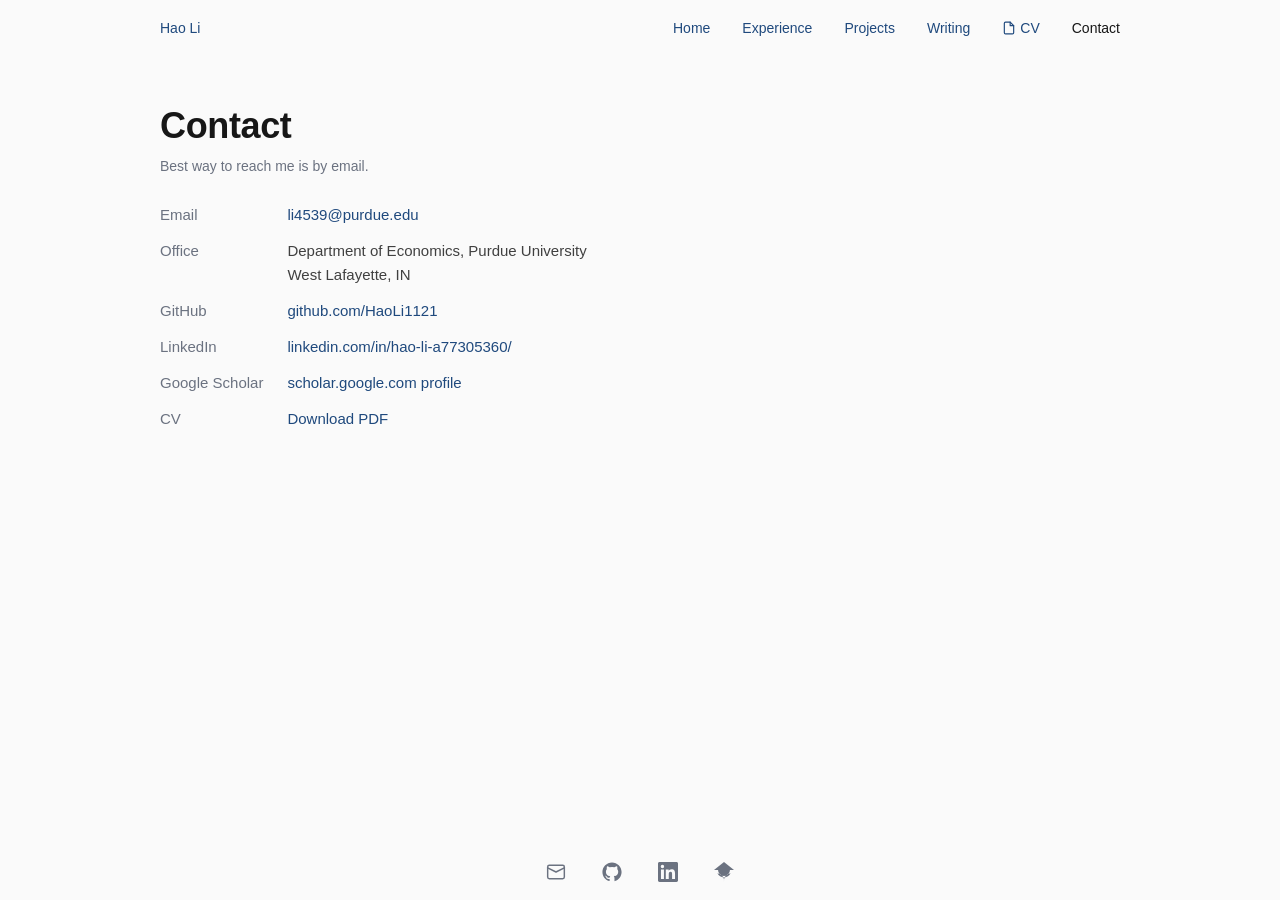
<file: contact.html>
<!DOCTYPE html>
<html lang="en">
<head>
  <meta charset="UTF-8">
  <meta name="viewport" content="width=device-width, initial-scale=1">
  <title>Contact | Hao Li</title>
  <meta name="description" content="Contact information for Hao Li.">
  <link rel="stylesheet" href="styles.css">
</head>
<body>

  <header class="site-header">
    <div class="header-inner">
      <a href="index.html" class="site-name">Hao Li</a>
      <nav class="nav" aria-label="Main">
        <a href="index.html">Home</a>
        <a href="experience.html">Experience</a>
        <a href="projects.html">Projects</a>
        <a href="writing.html">Writing</a>
        <a href="pdf/Hao_Li_CV.pdf" target="_blank" rel="noopener" class="cv-link">
          <svg class="icon" viewBox="0 0 24 24" fill="none" stroke="currentColor" stroke-width="2" stroke-linecap="round" stroke-linejoin="round" aria-hidden="true">
            <path d="M14 2H6a2 2 0 0 0-2 2v16a2 2 0 0 0 2 2h12a2 2 0 0 0 2-2V8z"/>
            <polyline points="14 2 14 8 20 8"/>
          </svg>
          CV
        </a>
        <a href="contact.html" class="current">Contact</a>
      </nav>
      <button class="menu-toggle" aria-label="Open menu" aria-expanded="false">
        <svg width="20" height="20" viewBox="0 0 24 24" fill="none" stroke="currentColor" stroke-width="1.5">
          <path stroke-linecap="round" stroke-linejoin="round" d="M4 6h16M4 12h16M4 18h16"/>
        </svg>
      </button>
    </div>
  </header>

  <main>
    <h1 class="page-title">Contact</h1>
    <p class="subtitle">Best way to reach me is by email.</p>

    <section class="page-section">
      <dl class="contact-grid">
        <dt>Email</dt>
        <dd><a href="mailto:li4539@purdue.edu">li4539@purdue.edu</a></dd>

        <dt>Office</dt>
        <dd>Department of Economics, Purdue University<br>West Lafayette, IN</dd>

        <dt>GitHub</dt>
        <dd><a href="https://github.com/" target="_blank" rel="noopener">github.com/HaoLi1121</a></dd>

        <dt>LinkedIn</dt>
        <dd><a href="https://www.linkedin.com/" target="_blank" rel="noopener">linkedin.com/in/hao-li-a77305360/</a></dd>

        <dt>Google Scholar</dt>
        <dd><a href="https://scholar.google.com/" target="_blank" rel="noopener">scholar.google.com profile</a></dd>

        <dt>CV</dt>
        <dd><a href="Hao_Li_CV.pdf" target="_blank" rel="noopener">Download PDF</a></dd>
      </dl>
    </section>
  </main>

  <footer class="site-footer">
    <div class="footer-inner">
      <div class="footer-links">
        <a href="mailto:li4539@purdue.edu" aria-label="Email">
          <svg viewBox="0 0 24 24" fill="none" stroke="currentColor" stroke-width="1.75" stroke-linecap="round" stroke-linejoin="round" aria-hidden="true">
            <rect x="2" y="4" width="20" height="16" rx="2"/>
            <path d="m22 7-10 5L2 7"/>
          </svg>
        </a>
        <a href="https://github.com/" target="_blank" rel="noopener" aria-label="GitHub">
          <svg viewBox="0 0 24 24" fill="currentColor" aria-hidden="true">
            <path d="M12 .5C5.65.5.5 5.65.5 12c0 5.08 3.29 9.39 7.86 10.91.57.1.78-.25.78-.55v-2.1c-3.2.7-3.87-1.36-3.87-1.36-.52-1.34-1.28-1.7-1.28-1.7-1.05-.71.08-.7.08-.7 1.16.08 1.77 1.19 1.77 1.19 1.03 1.77 2.71 1.26 3.37.96.1-.75.4-1.27.73-1.56-2.55-.29-5.24-1.28-5.24-5.69 0-1.26.45-2.29 1.18-3.1-.12-.29-.51-1.46.11-3.04 0 0 .97-.31 3.18 1.18a11.1 11.1 0 0 1 5.79 0c2.21-1.49 3.18-1.18 3.18-1.18.62 1.58.23 2.75.11 3.04.74.81 1.18 1.84 1.18 3.1 0 4.42-2.69 5.39-5.25 5.68.41.36.78 1.06.78 2.14v3.17c0 .31.21.66.79.55C20.21 21.39 23.5 17.08 23.5 12 23.5 5.65 18.35.5 12 .5z"/>
          </svg>
        </a>
        <a href="https://www.linkedin.com/" target="_blank" rel="noopener" aria-label="LinkedIn">
          <svg viewBox="0 0 24 24" fill="currentColor" aria-hidden="true">
            <path d="M20.45 20.45h-3.55v-5.57c0-1.33-.02-3.04-1.85-3.04-1.86 0-2.14 1.45-2.14 2.95v5.66H9.36V9h3.41v1.56h.05c.47-.9 1.64-1.85 3.37-1.85 3.6 0 4.26 2.37 4.26 5.46v6.28zM5.34 7.43a2.06 2.06 0 1 1 0-4.12 2.06 2.06 0 0 1 0 4.12zM7.12 20.45H3.56V9h3.56v11.45zM22.22 0H1.77C.79 0 0 .78 0 1.74v20.52C0 23.22.79 24 1.77 24h20.45c.98 0 1.78-.78 1.78-1.74V1.74C24 .78 23.2 0 22.22 0z"/>
          </svg>
        </a>
        <a href="https://scholar.google.com/" target="_blank" rel="noopener" aria-label="Google Scholar">
          <svg viewBox="0 0 24 24" fill="currentColor" aria-hidden="true">
            <path d="M12 0L0 9.5h4.84A7.16 7.16 0 0 0 12 16.66a7.16 7.16 0 0 0 7.16-7.16H24L12 0zm0 18.4a8.9 8.9 0 0 1-7.91-4.87A8.9 8.9 0 0 1 12 24a8.9 8.9 0 0 1 7.91-10.47A8.9 8.9 0 0 1 12 18.4z"/>
          </svg>
        </a>
      </div>
    </div>
  </footer>

  <script>
    document.querySelector('.menu-toggle').addEventListener('click', function() {
      var nav = document.querySelector('.nav');
      var expanded = this.getAttribute('aria-expanded') === 'true';
      this.setAttribute('aria-expanded', !expanded);
      nav.classList.toggle('open');
    });
  </script>

</body>
</html>
</file>
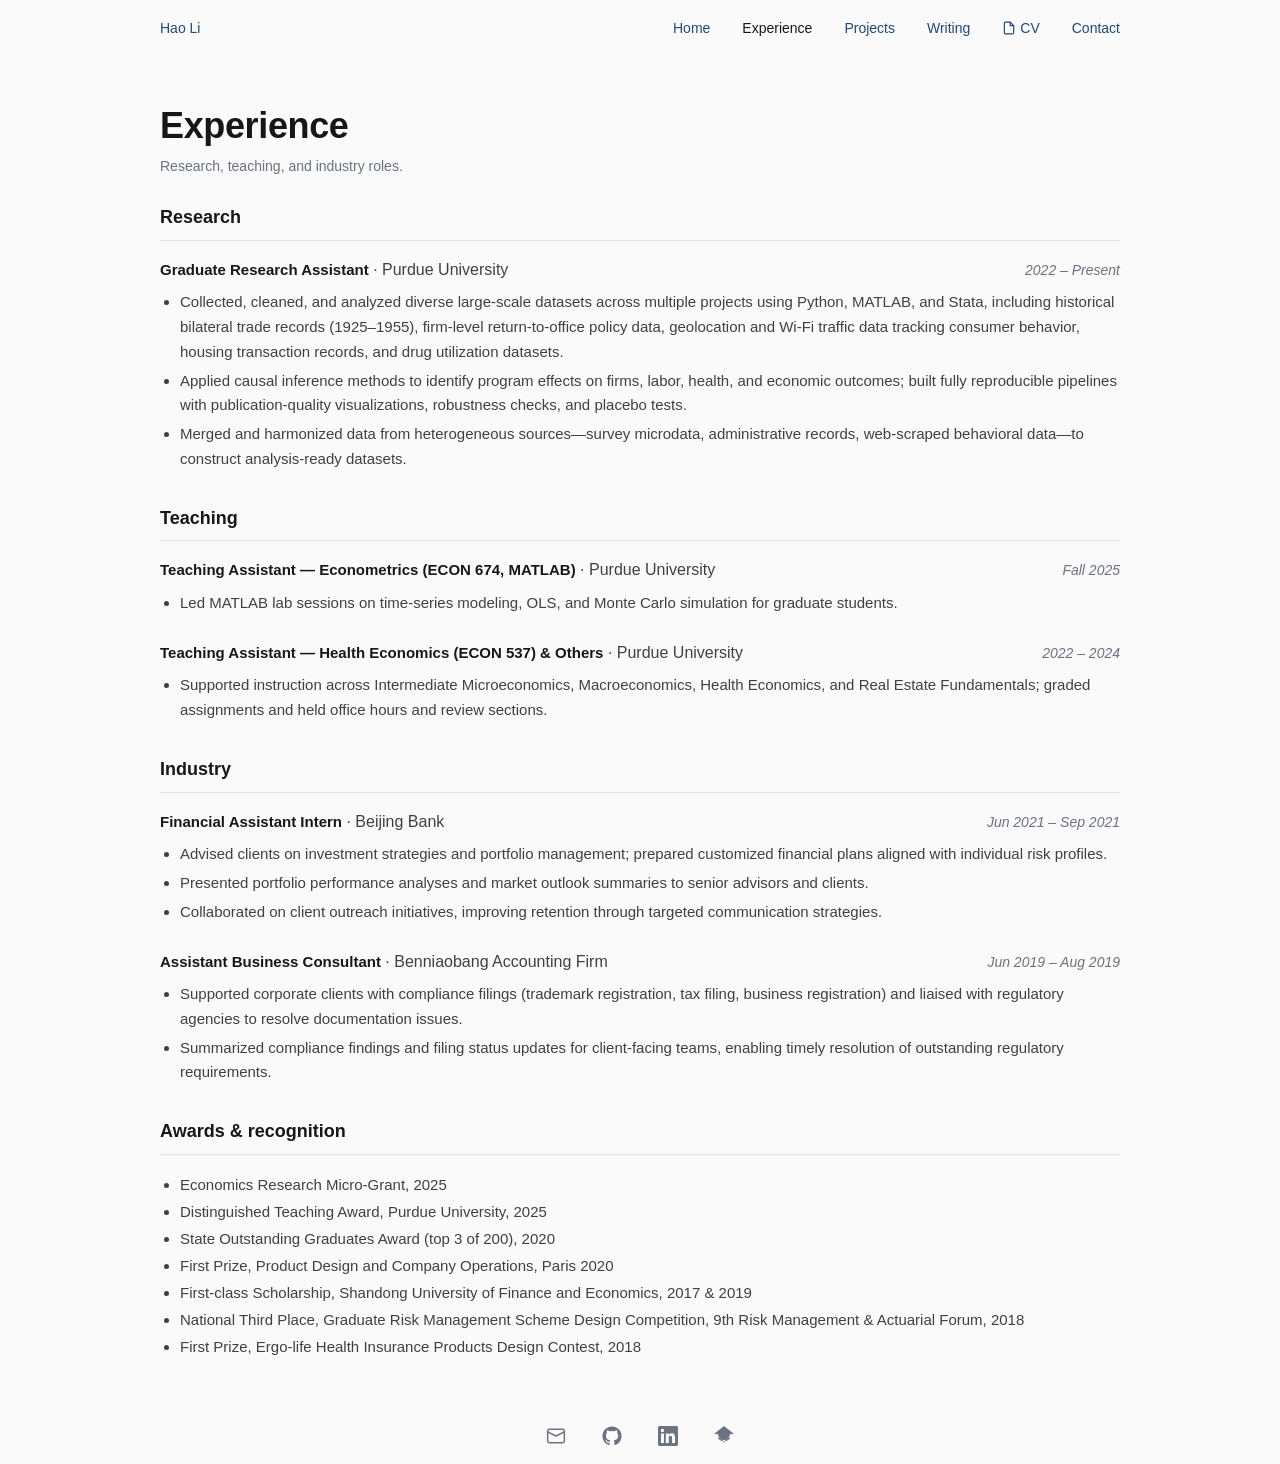
<file: experience.html>
<!DOCTYPE html>
<html lang="en">
<head>
  <meta charset="UTF-8">
  <meta name="viewport" content="width=device-width, initial-scale=1">
  <title>Experience | Hao Li</title>
  <meta name="description" content="Research, teaching, and industry experience of Hao Li.">
  <link rel="stylesheet" href="styles.css">
</head>
<body>

  <header class="site-header">
    <div class="header-inner">
      <a href="index.html" class="site-name">Hao Li</a>
      <nav class="nav" aria-label="Main">
        <a href="index.html">Home</a>
        <a href="experience.html" class="current">Experience</a>
        <a href="projects.html">Projects</a>
        <a href="writing.html">Writing</a>
        <a href="pdf/Hao_Li_CV.pdf" target="_blank" rel="noopener" class="cv-link">
          <svg class="icon" viewBox="0 0 24 24" fill="none" stroke="currentColor" stroke-width="2" stroke-linecap="round" stroke-linejoin="round" aria-hidden="true">
            <path d="M14 2H6a2 2 0 0 0-2 2v16a2 2 0 0 0 2 2h12a2 2 0 0 0 2-2V8z"/>
            <polyline points="14 2 14 8 20 8"/>
          </svg>
          CV
        </a>
        <a href="contact.html">Contact</a>
      </nav>
      <button class="menu-toggle" aria-label="Open menu" aria-expanded="false">
        <svg width="20" height="20" viewBox="0 0 24 24" fill="none" stroke="currentColor" stroke-width="1.5">
          <path stroke-linecap="round" stroke-linejoin="round" d="M4 6h16M4 12h16M4 18h16"/>
        </svg>
      </button>
    </div>
  </header>

  <main>
    <h1 class="page-title">Experience</h1>
    <p class="subtitle">Research, teaching, and industry roles.</p>

    <section class="page-section">
      <h2>Research</h2>

      <div class="entry">
        <div class="entry-header">
          <div>
            <span class="entry-role">Graduate Research Assistant</span>
            <span class="entry-place">&middot; Purdue University</span>
          </div>
          <span class="entry-date">2022 &ndash; Present</span>
        </div>
        <ul>
          <li>Collected, cleaned, and analyzed diverse large-scale datasets across multiple projects using Python, MATLAB, and Stata, including historical bilateral trade records (1925&ndash;1955), firm-level return-to-office policy data, geolocation and Wi-Fi traffic data tracking consumer behavior, housing transaction records, and drug utilization datasets.</li>
          <li>Applied causal inference methods to identify program effects on firms, labor, health, and economic outcomes; built fully reproducible pipelines with publication-quality visualizations, robustness checks, and placebo tests.</li>
          <li>Merged and harmonized data from heterogeneous sources&mdash;survey microdata, administrative records, web-scraped behavioral data&mdash;to construct analysis-ready datasets.</li>
        </ul>
      </div>
    </section>

    <section class="page-section">
      <h2>Teaching</h2>

      <div class="entry">
        <div class="entry-header">
          <div>
            <span class="entry-role">Teaching Assistant &mdash; Econometrics (ECON 674, MATLAB)</span>
            <span class="entry-place">&middot; Purdue University</span>
          </div>
          <span class="entry-date">Fall 2025</span>
        </div>
        <ul>
          <li>Led MATLAB lab sessions on time-series modeling, OLS, and Monte Carlo simulation for graduate students.</li>
        </ul>
      </div>

      <div class="entry">
        <div class="entry-header">
          <div>
            <span class="entry-role">Teaching Assistant &mdash; Health Economics (ECON 537) &amp; Others</span>
            <span class="entry-place">&middot; Purdue University</span>
          </div>
          <span class="entry-date">2022 &ndash; 2024</span>
        </div>
        <ul>
          <li>Supported instruction across Intermediate Microeconomics, Macroeconomics, Health Economics, and Real Estate Fundamentals; graded assignments and held office hours and review sections.</li>
        </ul>
      </div>
    </section>

    <section class="page-section">
      <h2>Industry</h2>

      <div class="entry">
        <div class="entry-header">
          <div>
            <span class="entry-role">Financial Assistant Intern</span>
            <span class="entry-place">&middot; Beijing Bank</span>
          </div>
          <span class="entry-date">Jun 2021 &ndash; Sep 2021</span>
        </div>
        <ul>
          <li>Advised clients on investment strategies and portfolio management; prepared customized financial plans aligned with individual risk profiles.</li>
          <li>Presented portfolio performance analyses and market outlook summaries to senior advisors and clients.</li>
          <li>Collaborated on client outreach initiatives, improving retention through targeted communication strategies.</li>
        </ul>
      </div>

      <div class="entry">
        <div class="entry-header">
          <div>
            <span class="entry-role">Assistant Business Consultant</span>
            <span class="entry-place">&middot; Benniaobang Accounting Firm</span>
          </div>
          <span class="entry-date">Jun 2019 &ndash; Aug 2019</span>
        </div>
        <ul>
          <li>Supported corporate clients with compliance filings (trademark registration, tax filing, business registration) and liaised with regulatory agencies to resolve documentation issues.</li>
          <li>Summarized compliance findings and filing status updates for client-facing teams, enabling timely resolution of outstanding regulatory requirements.</li>
        </ul>
      </div>
    </section>

    <section class="page-section">
      <h2>Awards &amp; recognition</h2>
      <ul style="padding-left: 1.25rem; color: var(--text-gray); font-size: 0.9375rem; line-height: 1.8;">
        <li>Economics Research Micro-Grant, 2025</li>
        <li>Distinguished Teaching Award, Purdue University, 2025</li>
        <li>State Outstanding Graduates Award (top 3 of 200), 2020</li>
        <li>First Prize, Product Design and Company Operations, Paris 2020</li>
        <li>First-class Scholarship, Shandong University of Finance and Economics, 2017 &amp; 2019</li>
        <li>National Third Place, Graduate Risk Management Scheme Design Competition, 9th Risk Management &amp; Actuarial Forum, 2018</li>
        <li>First Prize, Ergo-life Health Insurance Products Design Contest, 2018</li>
      </ul>
    </section>
  </main>

  <footer class="site-footer">
    <div class="footer-inner">
      <div class="footer-links">
        <a href="mailto:li4539@purdue.edu" aria-label="Email">
          <svg viewBox="0 0 24 24" fill="none" stroke="currentColor" stroke-width="1.75" stroke-linecap="round" stroke-linejoin="round" aria-hidden="true">
            <rect x="2" y="4" width="20" height="16" rx="2"/>
            <path d="m22 7-10 5L2 7"/>
          </svg>
        </a>
        <a href="https://github.com/" target="_blank" rel="noopener" aria-label="GitHub">
          <svg viewBox="0 0 24 24" fill="currentColor" aria-hidden="true">
            <path d="M12 .5C5.65.5.5 5.65.5 12c0 5.08 3.29 9.39 7.86 10.91.57.1.78-.25.78-.55v-2.1c-3.2.7-3.87-1.36-3.87-1.36-.52-1.34-1.28-1.7-1.28-1.7-1.05-.71.08-.7.08-.7 1.16.08 1.77 1.19 1.77 1.19 1.03 1.77 2.71 1.26 3.37.96.1-.75.4-1.27.73-1.56-2.55-.29-5.24-1.28-5.24-5.69 0-1.26.45-2.29 1.18-3.1-.12-.29-.51-1.46.11-3.04 0 0 .97-.31 3.18 1.18a11.1 11.1 0 0 1 5.79 0c2.21-1.49 3.18-1.18 3.18-1.18.62 1.58.23 2.75.11 3.04.74.81 1.18 1.84 1.18 3.1 0 4.42-2.69 5.39-5.25 5.68.41.36.78 1.06.78 2.14v3.17c0 .31.21.66.79.55C20.21 21.39 23.5 17.08 23.5 12 23.5 5.65 18.35.5 12 .5z"/>
          </svg>
        </a>
        <a href="https://www.linkedin.com/" target="_blank" rel="noopener" aria-label="LinkedIn">
          <svg viewBox="0 0 24 24" fill="currentColor" aria-hidden="true">
            <path d="M20.45 20.45h-3.55v-5.57c0-1.33-.02-3.04-1.85-3.04-1.86 0-2.14 1.45-2.14 2.95v5.66H9.36V9h3.41v1.56h.05c.47-.9 1.64-1.85 3.37-1.85 3.6 0 4.26 2.37 4.26 5.46v6.28zM5.34 7.43a2.06 2.06 0 1 1 0-4.12 2.06 2.06 0 0 1 0 4.12zM7.12 20.45H3.56V9h3.56v11.45zM22.22 0H1.77C.79 0 0 .78 0 1.74v20.52C0 23.22.79 24 1.77 24h20.45c.98 0 1.78-.78 1.78-1.74V1.74C24 .78 23.2 0 22.22 0z"/>
          </svg>
        </a>
        <a href="https://scholar.google.com/" target="_blank" rel="noopener" aria-label="Google Scholar">
          <svg viewBox="0 0 24 24" fill="currentColor" aria-hidden="true">
            <path d="M12 0L0 9.5h4.84A7.16 7.16 0 0 0 12 16.66a7.16 7.16 0 0 0 7.16-7.16H24L12 0zm0 18.4a8.9 8.9 0 0 1-7.91-4.87A8.9 8.9 0 0 1 12 24a8.9 8.9 0 0 1 7.91-10.47A8.9 8.9 0 0 1 12 18.4z"/>
        </svg>
        </a>
      </div>
    </div>
  </footer>

  <script>
    document.querySelector('.menu-toggle').addEventListener('click', function() {
      var nav = document.querySelector('.nav');
      var expanded = this.getAttribute('aria-expanded') === 'true';
      this.setAttribute('aria-expanded', !expanded);
      nav.classList.toggle('open');
    });
  </script>

</body>
</html>
</file>
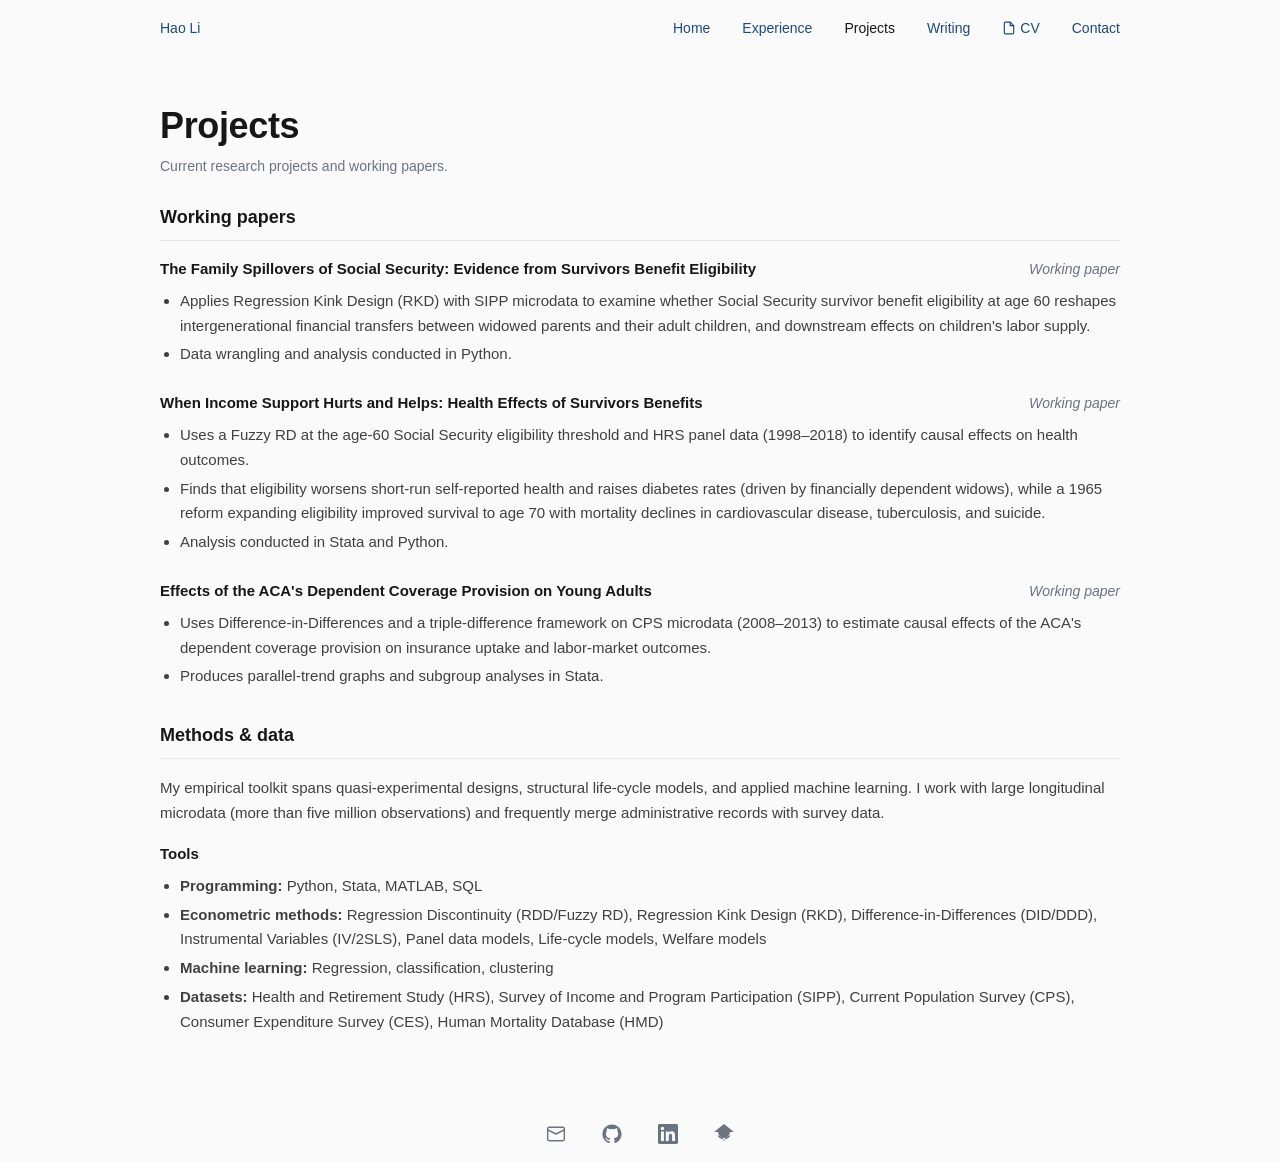
<file: projects.html>
<!DOCTYPE html>
<html lang="en">
<head>
  <meta charset="UTF-8">
  <meta name="viewport" content="width=device-width, initial-scale=1">
  <title>Projects | Hao Li</title>
  <meta name="description" content="Current research projects and working papers by Hao Li.">
  <link rel="stylesheet" href="styles.css">
</head>
<body>

  <header class="site-header">
    <div class="header-inner">
      <a href="index.html" class="site-name">Hao Li</a>
      <nav class="nav" aria-label="Main">
        <a href="index.html">Home</a>
        <a href="experience.html">Experience</a>
        <a href="projects.html" class="current">Projects</a>
        <a href="writing.html">Writing</a>
        <a href="pdf/Hao_Li_CV.pdf" target="_blank" rel="noopener" class="cv-link">
          <svg class="icon" viewBox="0 0 24 24" fill="none" stroke="currentColor" stroke-width="2" stroke-linecap="round" stroke-linejoin="round" aria-hidden="true">
            <path d="M14 2H6a2 2 0 0 0-2 2v16a2 2 0 0 0 2 2h12a2 2 0 0 0 2-2V8z"/>
            <polyline points="14 2 14 8 20 8"/>
          </svg>
          CV
        </a>
        <a href="contact.html">Contact</a>
      </nav>
      <button class="menu-toggle" aria-label="Open menu" aria-expanded="false">
        <svg width="20" height="20" viewBox="0 0 24 24" fill="none" stroke="currentColor" stroke-width="1.5">
          <path stroke-linecap="round" stroke-linejoin="round" d="M4 6h16M4 12h16M4 18h16"/>
        </svg>
      </button>
    </div>
  </header>

  <main>
    <h1 class="page-title">Projects</h1>
    <p class="subtitle">Current research projects and working papers.</p>

    <section class="page-section">
      <h2>Working papers</h2>

      <div class="entry">
        <div class="entry-header">
          <span class="entry-role">The Family Spillovers of Social Security: Evidence from Survivors Benefit Eligibility</span>
          <span class="entry-date">Working paper</span>
        </div>
        <ul>
          <li>Applies Regression Kink Design (RKD) with SIPP microdata to examine whether Social Security survivor benefit eligibility at age 60 reshapes intergenerational financial transfers between widowed parents and their adult children, and downstream effects on children's labor supply.</li>
          <li>Data wrangling and analysis conducted in Python.</li>
        </ul>
      </div>

      <div class="entry">
        <div class="entry-header">
          <span class="entry-role">When Income Support Hurts and Helps: Health Effects of Survivors Benefits</span>
          <span class="entry-date">Working paper</span>
        </div>
        <ul>
          <li>Uses a Fuzzy RD at the age-60 Social Security eligibility threshold and HRS panel data (1998&ndash;2018) to identify causal effects on health outcomes.</li>
          <li>Finds that eligibility worsens short-run self-reported health and raises diabetes rates (driven by financially dependent widows), while a 1965 reform expanding eligibility improved survival to age 70 with mortality declines in cardiovascular disease, tuberculosis, and suicide.</li>
          <li>Analysis conducted in Stata and Python.</li>
        </ul>
      </div>

      <div class="entry">
        <div class="entry-header">
          <span class="entry-role">Effects of the ACA's Dependent Coverage Provision on Young Adults</span>
          <span class="entry-date">Working paper</span>
        </div>
        <ul>
          <li>Uses Difference-in-Differences and a triple-difference framework on CPS microdata (2008&ndash;2013) to estimate causal effects of the ACA's dependent coverage provision on insurance uptake and labor-market outcomes.</li>
          <li>Produces parallel-trend graphs and subgroup analyses in Stata.</li>
        </ul>
      </div>
    </section>

    <section class="page-section">
      <h2>Methods &amp; data</h2>
      <p style="margin-bottom: 1rem;">My empirical toolkit spans quasi-experimental designs, structural life-cycle models, and applied machine learning. I work with large longitudinal microdata (more than five million observations) and frequently merge administrative records with survey data.</p>
      <div class="entry">
        <div class="entry-header">
          <span class="entry-role">Tools</span>
        </div>
        <ul>
          <li><strong>Programming:</strong> Python, Stata, MATLAB, SQL</li>
          <li><strong>Econometric methods:</strong> Regression Discontinuity (RDD/Fuzzy RD), Regression Kink Design (RKD), Difference-in-Differences (DID/DDD), Instrumental Variables (IV/2SLS), Panel data models, Life-cycle models, Welfare models</li>
          <li><strong>Machine learning:</strong> Regression, classification, clustering</li>
          <li><strong>Datasets:</strong> Health and Retirement Study (HRS), Survey of Income and Program Participation (SIPP), Current Population Survey (CPS), Consumer Expenditure Survey (CES), Human Mortality Database (HMD)</li>
        </ul>
      </div>
    </section>
  </main>

  <footer class="site-footer">
    <div class="footer-inner">
      <div class="footer-links">
        <a href="mailto:li4539@purdue.edu" aria-label="Email">
          <svg viewBox="0 0 24 24" fill="none" stroke="currentColor" stroke-width="1.75" stroke-linecap="round" stroke-linejoin="round" aria-hidden="true">
            <rect x="2" y="4" width="20" height="16" rx="2"/>
            <path d="m22 7-10 5L2 7"/>
          </svg>
        </a>
        <a href="https://github.com/" target="_blank" rel="noopener" aria-label="GitHub">
          <svg viewBox="0 0 24 24" fill="currentColor" aria-hidden="true">
            <path d="M12 .5C5.65.5.5 5.65.5 12c0 5.08 3.29 9.39 7.86 10.91.57.1.78-.25.78-.55v-2.1c-3.2.7-3.87-1.36-3.87-1.36-.52-1.34-1.28-1.7-1.28-1.7-1.05-.71.08-.7.08-.7 1.16.08 1.77 1.19 1.77 1.19 1.03 1.77 2.71 1.26 3.37.96.1-.75.4-1.27.73-1.56-2.55-.29-5.24-1.28-5.24-5.69 0-1.26.45-2.29 1.18-3.1-.12-.29-.51-1.46.11-3.04 0 0 .97-.31 3.18 1.18a11.1 11.1 0 0 1 5.79 0c2.21-1.49 3.18-1.18 3.18-1.18.62 1.58.23 2.75.11 3.04.74.81 1.18 1.84 1.18 3.1 0 4.42-2.69 5.39-5.25 5.68.41.36.78 1.06.78 2.14v3.17c0 .31.21.66.79.55C20.21 21.39 23.5 17.08 23.5 12 23.5 5.65 18.35.5 12 .5z"/>
          </svg>
        </a>
        <a href="https://www.linkedin.com/" target="_blank" rel="noopener" aria-label="LinkedIn">
          <svg viewBox="0 0 24 24" fill="currentColor" aria-hidden="true">
            <path d="M20.45 20.45h-3.55v-5.57c0-1.33-.02-3.04-1.85-3.04-1.86 0-2.14 1.45-2.14 2.95v5.66H9.36V9h3.41v1.56h.05c.47-.9 1.64-1.85 3.37-1.85 3.6 0 4.26 2.37 4.26 5.46v6.28zM5.34 7.43a2.06 2.06 0 1 1 0-4.12 2.06 2.06 0 0 1 0 4.12zM7.12 20.45H3.56V9h3.56v11.45zM22.22 0H1.77C.79 0 0 .78 0 1.74v20.52C0 23.22.79 24 1.77 24h20.45c.98 0 1.78-.78 1.78-1.74V1.74C24 .78 23.2 0 22.22 0z"/>
          </svg>
        </a>
        <a href="https://scholar.google.com/" target="_blank" rel="noopener" aria-label="Google Scholar">
          <svg viewBox="0 0 24 24" fill="currentColor" aria-hidden="true">
            <path d="M12 0L0 9.5h4.84A7.16 7.16 0 0 0 12 16.66a7.16 7.16 0 0 0 7.16-7.16H24L12 0zm0 18.4a8.9 8.9 0 0 1-7.91-4.87A8.9 8.9 0 0 1 12 24a8.9 8.9 0 0 1 7.91-10.47A8.9 8.9 0 0 1 12 18.4z"/>
          </svg>
        </a>
      </div>
    </div>
  </footer>

  <script>
    document.querySelector('.menu-toggle').addEventListener('click', function() {
      var nav = document.querySelector('.nav');
      var expanded = this.getAttribute('aria-expanded') === 'true';
      this.setAttribute('aria-expanded', !expanded);
      nav.classList.toggle('open');
    });
  </script>

</body>
</html>
</file>
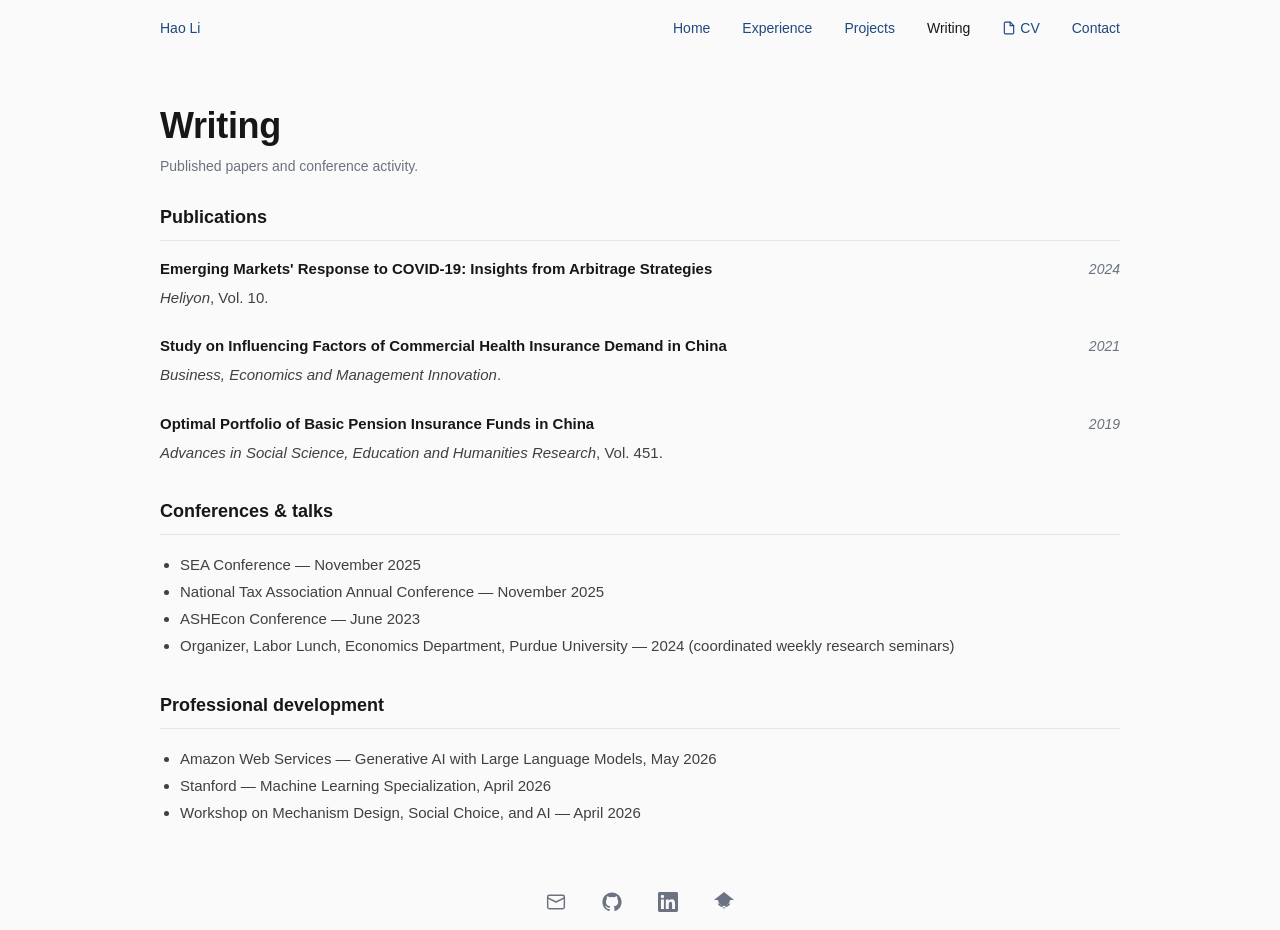
<file: writing.html>
<!DOCTYPE html>
<html lang="en">
<head>
  <meta charset="UTF-8">
  <meta name="viewport" content="width=device-width, initial-scale=1">
  <title>Writing | Hao Li</title>
  <meta name="description" content="Published papers and conference activity by Hao Li.">
  <link rel="stylesheet" href="styles.css">
</head>
<body>

  <header class="site-header">
    <div class="header-inner">
      <a href="index.html" class="site-name">Hao Li</a>
      <nav class="nav" aria-label="Main">
        <a href="index.html">Home</a>
        <a href="experience.html">Experience</a>
        <a href="projects.html">Projects</a>
        <a href="writing.html" class="current">Writing</a>
        <a href="pdf/Hao_Li_CV.pdf" target="_blank" rel="noopener" class="cv-link">
          <svg class="icon" viewBox="0 0 24 24" fill="none" stroke="currentColor" stroke-width="2" stroke-linecap="round" stroke-linejoin="round" aria-hidden="true">
            <path d="M14 2H6a2 2 0 0 0-2 2v16a2 2 0 0 0 2 2h12a2 2 0 0 0 2-2V8z"/>
            <polyline points="14 2 14 8 20 8"/>
          </svg>
          CV
        </a>
        <a href="contact.html">Contact</a>
      </nav>
      <button class="menu-toggle" aria-label="Open menu" aria-expanded="false">
        <svg width="20" height="20" viewBox="0 0 24 24" fill="none" stroke="currentColor" stroke-width="1.5">
          <path stroke-linecap="round" stroke-linejoin="round" d="M4 6h16M4 12h16M4 18h16"/>
        </svg>
      </button>
    </div>
  </header>

  <main>
    <h1 class="page-title">Writing</h1>
    <p class="subtitle">Published papers and conference activity.</p>

    <section class="page-section">
      <h2>Publications</h2>

      <div class="entry">
        <div class="entry-header">
          <span class="entry-role">Emerging Markets' Response to COVID-19: Insights from Arbitrage Strategies</span>
          <span class="entry-date">2024</span>
        </div>
        <p style="margin-top: 0.25rem;"><em>Heliyon</em>, Vol. 10.</p>
      </div>

      <div class="entry">
        <div class="entry-header">
          <span class="entry-role">Study on Influencing Factors of Commercial Health Insurance Demand in China</span>
          <span class="entry-date">2021</span>
        </div>
        <p style="margin-top: 0.25rem;"><em>Business, Economics and Management Innovation</em>.</p>
      </div>

      <div class="entry">
        <div class="entry-header">
          <span class="entry-role">Optimal Portfolio of Basic Pension Insurance Funds in China</span>
          <span class="entry-date">2019</span>
        </div>
        <p style="margin-top: 0.25rem;"><em>Advances in Social Science, Education and Humanities Research</em>, Vol. 451.</p>
      </div>
    </section>

    <section class="page-section">
      <h2>Conferences &amp; talks</h2>
      <ul style="padding-left: 1.25rem; color: var(--text-gray); font-size: 0.9375rem; line-height: 1.8;">
        <li>SEA Conference &mdash; November 2025</li>
        <li>National Tax Association Annual Conference &mdash; November 2025</li>
        <li>ASHEcon Conference &mdash; June 2023</li>
        <li>Organizer, Labor Lunch, Economics Department, Purdue University &mdash; 2024 (coordinated weekly research seminars)</li>
      </ul>
    </section>

    <section class="page-section">
      <h2>Professional development</h2>
      <ul style="padding-left: 1.25rem; color: var(--text-gray); font-size: 0.9375rem; line-height: 1.8;">
        <li>Amazon Web Services &mdash; Generative AI with Large Language Models, May 2026</li>
        <li>Stanford &mdash; Machine Learning Specialization, April 2026</li>
        <li>Workshop on Mechanism Design, Social Choice, and AI &mdash; April 2026</li>
      </ul>
    </section>
  </main>

  <footer class="site-footer">
    <div class="footer-inner">
      <div class="footer-links">
        <a href="mailto:li4539@purdue.edu" aria-label="Email">
          <svg viewBox="0 0 24 24" fill="none" stroke="currentColor" stroke-width="1.75" stroke-linecap="round" stroke-linejoin="round" aria-hidden="true">
            <rect x="2" y="4" width="20" height="16" rx="2"/>
            <path d="m22 7-10 5L2 7"/>
          </svg>
        </a>
        <a href="https://github.com/" target="_blank" rel="noopener" aria-label="GitHub">
          <svg viewBox="0 0 24 24" fill="currentColor" aria-hidden="true">
            <path d="M12 .5C5.65.5.5 5.65.5 12c0 5.08 3.29 9.39 7.86 10.91.57.1.78-.25.78-.55v-2.1c-3.2.7-3.87-1.36-3.87-1.36-.52-1.34-1.28-1.7-1.28-1.7-1.05-.71.08-.7.08-.7 1.16.08 1.77 1.19 1.77 1.19 1.03 1.77 2.71 1.26 3.37.96.1-.75.4-1.27.73-1.56-2.55-.29-5.24-1.28-5.24-5.69 0-1.26.45-2.29 1.18-3.1-.12-.29-.51-1.46.11-3.04 0 0 .97-.31 3.18 1.18a11.1 11.1 0 0 1 5.79 0c2.21-1.49 3.18-1.18 3.18-1.18.62 1.58.23 2.75.11 3.04.74.81 1.18 1.84 1.18 3.1 0 4.42-2.69 5.39-5.25 5.68.41.36.78 1.06.78 2.14v3.17c0 .31.21.66.79.55C20.21 21.39 23.5 17.08 23.5 12 23.5 5.65 18.35.5 12 .5z"/>
          </svg>
        </a>
        <a href="https://www.linkedin.com/" target="_blank" rel="noopener" aria-label="LinkedIn">
          <svg viewBox="0 0 24 24" fill="currentColor" aria-hidden="true">
            <path d="M20.45 20.45h-3.55v-5.57c0-1.33-.02-3.04-1.85-3.04-1.86 0-2.14 1.45-2.14 2.95v5.66H9.36V9h3.41v1.56h.05c.47-.9 1.64-1.85 3.37-1.85 3.6 0 4.26 2.37 4.26 5.46v6.28zM5.34 7.43a2.06 2.06 0 1 1 0-4.12 2.06 2.06 0 0 1 0 4.12zM7.12 20.45H3.56V9h3.56v11.45zM22.22 0H1.77C.79 0 0 .78 0 1.74v20.52C0 23.22.79 24 1.77 24h20.45c.98 0 1.78-.78 1.78-1.74V1.74C24 .78 23.2 0 22.22 0z"/>
          </svg>
        </a>
        <a href="https://scholar.google.com/" target="_blank" rel="noopener" aria-label="Google Scholar">
          <svg viewBox="0 0 24 24" fill="currentColor" aria-hidden="true">
            <path d="M12 0L0 9.5h4.84A7.16 7.16 0 0 0 12 16.66a7.16 7.16 0 0 0 7.16-7.16H24L12 0zm0 18.4a8.9 8.9 0 0 1-7.91-4.87A8.9 8.9 0 0 1 12 24a8.9 8.9 0 0 1 7.91-10.47A8.9 8.9 0 0 1 12 18.4z"/>
          </svg>
        </a>
      </div>
    </div>
  </footer>

  <script>
    document.querySelector('.menu-toggle').addEventListener('click', function() {
      var nav = document.querySelector('.nav');
      var expanded = this.getAttribute('aria-expanded') === 'true';
      this.setAttribute('aria-expanded', !expanded);
      nav.classList.toggle('open');
    });
  </script>

</body>
</html>
</file>
<file: styles.css>
/* ============================================================
   Hao Li — personal site
   Accent color matches the LaTeX CV: rgb(31, 73, 125)
   ============================================================ */

:root {
  --accent: rgb(31, 73, 125);
  --accent-hover: rgb(20, 55, 100);
  --bg: #fafafa;
  --text: #171717;
  --text-muted: #6b7280;
  --text-gray: #404040;
  --border: #e5e5e5;
  --max-width: 64rem;
}

* {
  box-sizing: border-box;
  margin: 0;
  padding: 0;
}

html {
  scroll-behavior: smooth;
  -webkit-text-size-adjust: 100%;
}

body {
  font-family: -apple-system, BlinkMacSystemFont, "Segoe UI", Roboto, "Helvetica Neue", Arial, sans-serif;
  background: var(--bg);
  color: var(--text);
  font-size: 16px;
  line-height: 1.6;
  -webkit-font-smoothing: antialiased;
  -moz-osx-font-smoothing: grayscale;
  min-height: 100vh;
  display: flex;
  flex-direction: column;
}

/* ─── Header ───────────────────────────────────────────────── */

.site-header {
  position: sticky;
  top: 0;
  z-index: 50;
  background: var(--bg);
}

.header-inner {
  max-width: var(--max-width);
  margin: 0 auto;
  padding: 0 1.25rem;
  height: 3.5rem;
  display: flex;
  align-items: center;
  justify-content: space-between;
}

.site-name {
  font-size: 0.875rem;
  font-weight: 500;
  color: var(--accent);
  text-decoration: none;
  transition: color 0.15s;
}

.site-name:hover {
  color: var(--accent-hover);
  text-decoration: underline;
  text-underline-offset: 2px;
}

.nav {
  display: flex;
  align-items: center;
  gap: 2rem;
}

.nav a {
  font-size: 0.875rem;
  color: var(--accent);
  text-decoration: none;
  transition: color 0.15s;
}

.nav a:hover {
  color: var(--accent-hover);
  text-decoration: underline;
  text-underline-offset: 2px;
}

.nav a.current {
  color: var(--text);
  cursor: default;
}

.nav a.current:hover {
  text-decoration: none;
}

.nav .cv-link {
  display: inline-flex;
  align-items: center;
  gap: 0.25rem;
}

.nav .icon {
  width: 0.875rem;
  height: 0.875rem;
  flex-shrink: 0;
}

/* mobile menu toggle */
.menu-toggle {
  display: none;
  background: none;
  border: none;
  color: var(--accent);
  cursor: pointer;
  padding: 0.5rem;
}

@media (max-width: 768px) {
  .nav {
    display: none;
    position: absolute;
    top: 3.5rem;
    left: 0;
    right: 0;
    background: var(--bg);
    flex-direction: column;
    align-items: flex-start;
    gap: 0;
    padding: 0.5rem 1.25rem 1rem;
    border-bottom: 1px solid var(--border);
  }

  .nav.open {
    display: flex;
  }

  .nav a {
    padding: 0.5rem 0;
    width: 100%;
  }

  .menu-toggle {
    display: block;
  }
}

/* ─── Main layout ──────────────────────────────────────────── */

main {
  max-width: var(--max-width);
  width: 100%;
  margin: 0 auto;
  padding: 2rem 1.25rem 2rem;
  flex: 1;
}

@media (min-width: 640px) {
  main {
    padding: 3rem 2rem 3rem;
  }
  .header-inner {
    padding: 0 2rem;
  }
}

/* ─── Typography ───────────────────────────────────────────── */

.page-title {
  font-size: 1.875rem;
  font-weight: 700;
  line-height: 1.2;
  letter-spacing: -0.01em;
}

@media (min-width: 640px) {
  .page-title {
    font-size: 2.25rem;
  }
}

.subtitle {
  margin-top: 0.5rem;
  color: var(--text-muted);
  font-size: 0.875rem;
}

.subtitle + .subtitle {
  margin-top: 0.125rem;
}

.section-heading {
  font-size: 1.125rem;
  font-weight: 600;
  letter-spacing: -0.005em;
  margin-bottom: 1.25rem;
}

p {
  color: var(--text-gray);
  font-size: 0.9375rem;
  line-height: 1.7;
}

a {
  color: var(--accent);
  text-decoration: none;
  transition: color 0.15s;
}

a:hover {
  color: var(--accent-hover);
  text-decoration: underline;
  text-underline-offset: 2px;
}

a.link {
  font-size: 0.875rem;
}

em {
  font-style: italic;
}

strong {
  font-weight: 600;
}

/* ─── Hero (home page) ─────────────────────────────────────── */

.hero {
  display: flex;
  flex-direction: column;
  gap: 2rem;
  align-items: flex-start;
}

@media (min-width: 640px) {
  .hero {
    flex-direction: row;
  }
}

.hero-photo {
  flex-shrink: 0;
  width: 210px;
  border-radius: 0.5rem;
  overflow: hidden;
  aspect-ratio: 3 / 4;
  background: #e5e5e5;
}

@media (min-width: 640px) {
  .hero-photo {
    width: 270px;
  }
}

.hero-photo img {
  width: 100%;
  height: 100%;
  object-fit: cover;
  display: block;
}

.hero-photo-placeholder {
  width: 100%;
  height: 100%;
  display: flex;
  align-items: center;
  justify-content: center;
  color: #9ca3af;
  font-size: 0.875rem;
  text-align: center;
  padding: 1rem;
}

.hero-content {
  flex: 1;
  min-width: 0;
}

.hero-bio {
  margin-top: 2.5rem;
}

.hero-bio p + p {
  margin-top: 1rem;
}

/* ─── Two-column section (home page) ───────────────────────── */

.two-col {
  margin-top: 2rem;
  display: grid;
  grid-template-columns: 1fr;
  gap: 2.5rem;
}

@media (min-width: 768px) {
  .two-col {
    grid-template-columns: 1fr 1fr;
    gap: 3rem;
    margin-top: 3rem;
  }
}

.two-col .col {
  display: flex;
  flex-direction: column;
}

/* ─── Lists ────────────────────────────────────────────────── */

ul.entry-list {
  list-style: none;
  padding: 0;
  flex: 1;
  display: flex;
  flex-direction: column;
  gap: 1.25rem;
}

ul.entry-list li {
  font-size: 0.875rem;
}

.entry-title {
  font-weight: 500;
  color: var(--accent);
  text-decoration: none;
}

.entry-title:hover {
  color: var(--accent-hover);
  text-decoration: underline;
  text-underline-offset: 2px;
}

.entry-meta {
  margin-top: 0.125rem;
  color: var(--text-muted);
  font-size: 0.875rem;
}

.see-all {
  margin-top: 1rem;
  padding-top: 1rem;
  font-size: 0.875rem;
}

/* ─── Sub-page content ─────────────────────────────────────── */

.page-section {
  margin-top: 2rem;
}

.page-section:first-of-type {
  margin-top: 1.5rem;
}

.page-section h2 {
  font-size: 1.125rem;
  font-weight: 600;
  margin-bottom: 1rem;
  padding-bottom: 0.5rem;
  border-bottom: 1px solid var(--border);
}

.entry {
  margin-bottom: 1.5rem;
}

.entry-header {
  display: flex;
  justify-content: space-between;
  align-items: baseline;
  gap: 1rem;
  flex-wrap: wrap;
}

.entry-role {
  font-weight: 600;
  font-size: 0.9375rem;
}

.entry-place {
  color: var(--text-gray);
  font-weight: 400;
}

.entry-date {
  color: var(--text-muted);
  font-size: 0.875rem;
  font-style: italic;
  white-space: nowrap;
}

.entry ul {
  margin-top: 0.5rem;
  padding-left: 1.25rem;
}

.entry ul li {
  font-size: 0.9375rem;
  color: var(--text-gray);
  line-height: 1.65;
  margin-bottom: 0.25rem;
}

/* ─── Contact page ─────────────────────────────────────────── */

.contact-grid {
  display: grid;
  grid-template-columns: max-content 1fr;
  gap: 0.75rem 1.5rem;
  margin-top: 1.5rem;
  font-size: 0.9375rem;
}

.contact-grid dt {
  color: var(--text-muted);
  font-weight: 500;
}

.contact-grid dd {
  color: var(--text-gray);
}

/* ─── Footer ───────────────────────────────────────────────── */

.site-footer {
  margin-top: auto;
  height: 3.5rem;
}

.footer-inner {
  max-width: var(--max-width);
  margin: 0 auto;
  padding: 0 1.25rem;
  height: 3.5rem;
  display: flex;
  align-items: center;
  justify-content: center;
}

.footer-links {
  display: flex;
  align-items: center;
  justify-content: center;
  gap: 1rem;
}

.footer-links a {
  display: inline-flex;
  align-items: center;
  justify-content: center;
  width: 2.5rem;
  height: 2.5rem;
  border-radius: 9999px;
  color: var(--text-muted);
  transition: color 0.15s;
}

.footer-links a:hover {
  color: var(--accent);
}

.footer-links svg {
  width: 1.25rem;
  height: 1.25rem;
}
</file>
